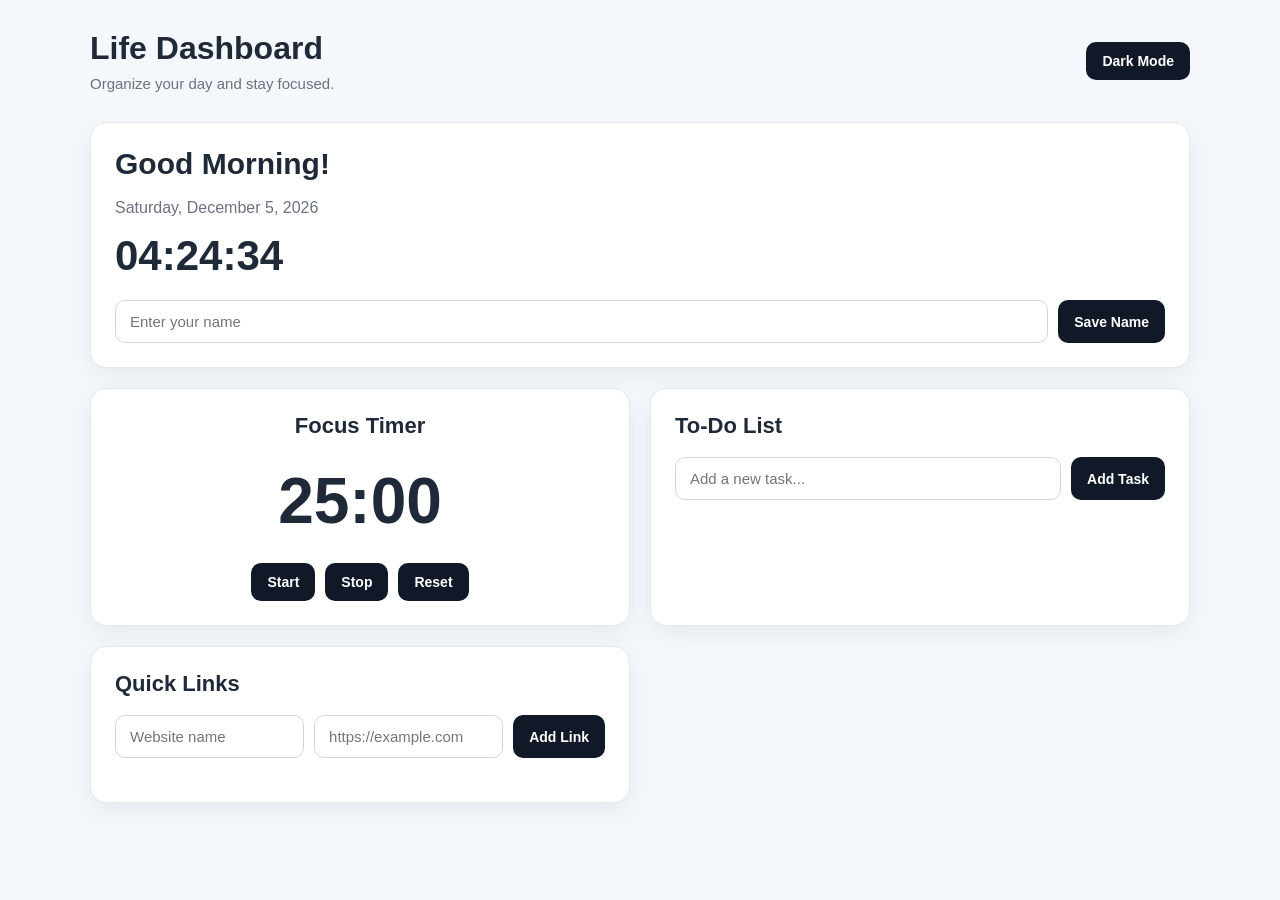
<file: index.html>
﻿<!DOCTYPE html>
<html lang="en">
<head>
    <meta charset="UTF-8">
    <meta name="viewport" content="width=device-width, initial-scale=1.0">
    <title>coding camp revou</title>
    

    <link rel="stylesheet" href="css/style.css">

</head>

<body>

    <header>
        <div>
            <h1>Life Dashboard</h1>
            <p>Organize your day and stay focused.</p>
        </div>
        <button id="themeToggle">
        Dark Mode
        </button>
    </header>

    <div class="dashboard">
        
        <section class="greeting-card">
            <h2 id="greeting">Good Morning!</h2>

            <p id="date">Monday, 24 August 2026</p>

            <div id="clock" class="clock">
                08:30:00
            </div>

            <div class="name-section">
                <input
                    type="text"
                    id="nameInput"
                    placeholder="Enter your name"
                >

                <button id="saveNameBtn">
                    Save Name
                </button>
            </div>
        </section>

        
        <section class="timer-card">
            <h2>Focus Timer</h2>

            <div class="timer-display" id="timerDisplay">
                25:00
            </div>

            <div class="timer-buttons">
                <button id="startTimer">Start</button>
                <button id="stopTimer">Stop</button>
                <button id="resetTimer">Reset</button>
            </div>
        </section>

        
        <section>
            <h2>To-Do List</h2>

            <div class="todo-input">
                <input
                    type="text"
                    id="taskInput"
                    placeholder="Add a new task..."
                >

                <button id="addTaskBtn">
                    Add Task
                </button>
            </div>

            <ul id="taskList">
            </ul>
        </section>
       


        <section>
            <h2>Quick Links</h2>

            <div class="link-input">
                <input
                    type="text"
                    id="linkNameInput"
                    placeholder="Website name"
                >

                <input
                    type="text"
                    id="linkUrlInput"
                    placeholder="https://example.com"
                >

                <button id="addLinkBtn">
                    Add Link
                </button>
            </div>

            <div id="quickLinksList" class="links-container">
            </div>
        </section>
    </div>

    <script src="js/sciprt.js"></script>
</body>
</html>
</file>
<file: css/style.css>
* {
    box-sizing: border-box;
    margin: 0;
    padding: 0;
}

body {
    font-family: Arial, Helvetica, sans-serif;
    background: #f4f7fb;
    color: #1f2937;
    min-height: 100vh;
    padding: 30px;
}




header {
    max-width: 1100px;
    margin: 0 auto 30px;
    display: flex;
    justify-content: space-between;
    align-items: center;
}

header h1 {
    font-size: 32px;
    margin-bottom: 8px;
}

header p {
    color: #6b7280;
    font-size: 15px;
}




.dashboard {
    max-width: 1100px;
    margin: 0 auto;

    display: grid;
    grid-template-columns: repeat(2, 1fr);
    gap: 20px;
}




section {
    background: white;
    border-radius: 16px;
    padding: 24px;

    box-shadow: 0 8px 25px rgba(0, 0, 0, 0.06);

    border: 1px solid #e5e7eb;
}

section h2 {
    font-size: 22px;
    margin-bottom: 18px;
}




.greeting-card {
    grid-column: span 2;
}

.greeting-card h2 {
    font-size: 30px;
}

.greeting-card p {
    color: #6b7280;
    margin-bottom: 10px;
}

.clock {
    font-size: 42px;
    font-weight: bold;
    margin: 15px 0 20px;
}



.name-section {
    display: flex;
    gap: 10px;
}

.name-section input {
    flex: 1;
}




.timer-card {
    text-align: center;
}

.timer-display {
    font-size: 64px;
    font-weight: bold;
    margin: 25px 0;
}

.timer-buttons {
    display: flex;
    justify-content: center;
    gap: 10px;
}




input {
    width: 100%;
    padding: 12px 14px;

    border: 1px solid #d1d5db;
    border-radius: 10px;

    font-size: 15px;
    outline: none;
}

input:focus {
    border-color: #6b7280;
}




button {
    border: none;
    border-radius: 10px;

    padding: 11px 16px;

    font-size: 14px;
    font-weight: 600;

    cursor: pointer;

    background: #111827;
    color: white;

    transition: 0.2s;
}

button:hover {
    transform: translateY(-1px);
    opacity: 0.9;
}



.todo-input {
    display: flex;
    gap: 10px;
    margin-bottom: 20px;
}

.todo-input input {
    flex: 1;
}

ul {
    list-style: none;
}

li {
    display: flex;
    align-items: center;
    gap: 8px;

    padding: 12px;

    margin-bottom: 10px;

    background: #f9fafb;

    border-radius: 10px;

    border: 1px solid #e5e7eb;
}

li button {
    padding: 7px 10px;
    font-size: 12px;
}




.links-container {
    display: flex;
    flex-wrap: wrap;
    gap: 12px;
}

.quick-link {
    text-decoration: none;

    padding: 12px 18px;

    background: #f9fafb;

    border: 1px solid #e5e7eb;

    border-radius: 10px;

    color: #1f2937;

    font-weight: 600;

    transition: 0.2s;
}

.quick-link:hover {
    transform: translateY(-2px);
}



.theme-btn {
    background: #374151;
}




@media (max-width: 768px) {

    body {
        padding: 20px;
    }

    header {
        flex-direction: column;
        align-items: flex-start;
        gap: 15px;
    }

    .dashboard {
        grid-template-columns: 1fr;
    }

    .greeting-card {
        grid-column: span 1;
    }

    .timer-display {
        font-size: 50px;
    }

    .name-section,
    .todo-input {
        flex-direction: column;
    }

    .timer-buttons {
        flex-wrap: wrap;
    }
}

.completed {
    text-decoration: line-through;
    opacity: 0.5;
}

.link-input {
    display: flex;
    gap: 10px;
    margin-bottom: 20px;
}

.link-input input {
    flex: 1;
}

.link-item {
    display: flex;
    align-items: center;
    gap: 10px;

    padding: 12px;

    background: #f9fafb;
    border: 1px solid #e5e7eb;
    border-radius: 10px;
}

.link-item a {
    text-decoration: none;
    color: #1f2937;
    font-weight: 600;
}

@media (max-width: 768px) {
    .link-input {
        flex-direction: column;
    }
}



body.dark-mode {
    background: #111827;
    color: #f9fafb;
}

body.dark-mode section {
    background: #1f2937;
    border-color: #374151;
}

body.dark-mode header p,
body.dark-mode section p {
    color: #d1d5db;
}

body.dark-mode input {
    background: #374151;
    color: white;
    border-color: #4b5563;
}

body.dark-mode li {
    background: #374151;
    border-color: #4b5563;
}

body.dark-mode .link-item {
    background: #374151;
    border-color: #4b5563;
}

body.dark-mode .link-item a {
    color: white;
}
</file>
